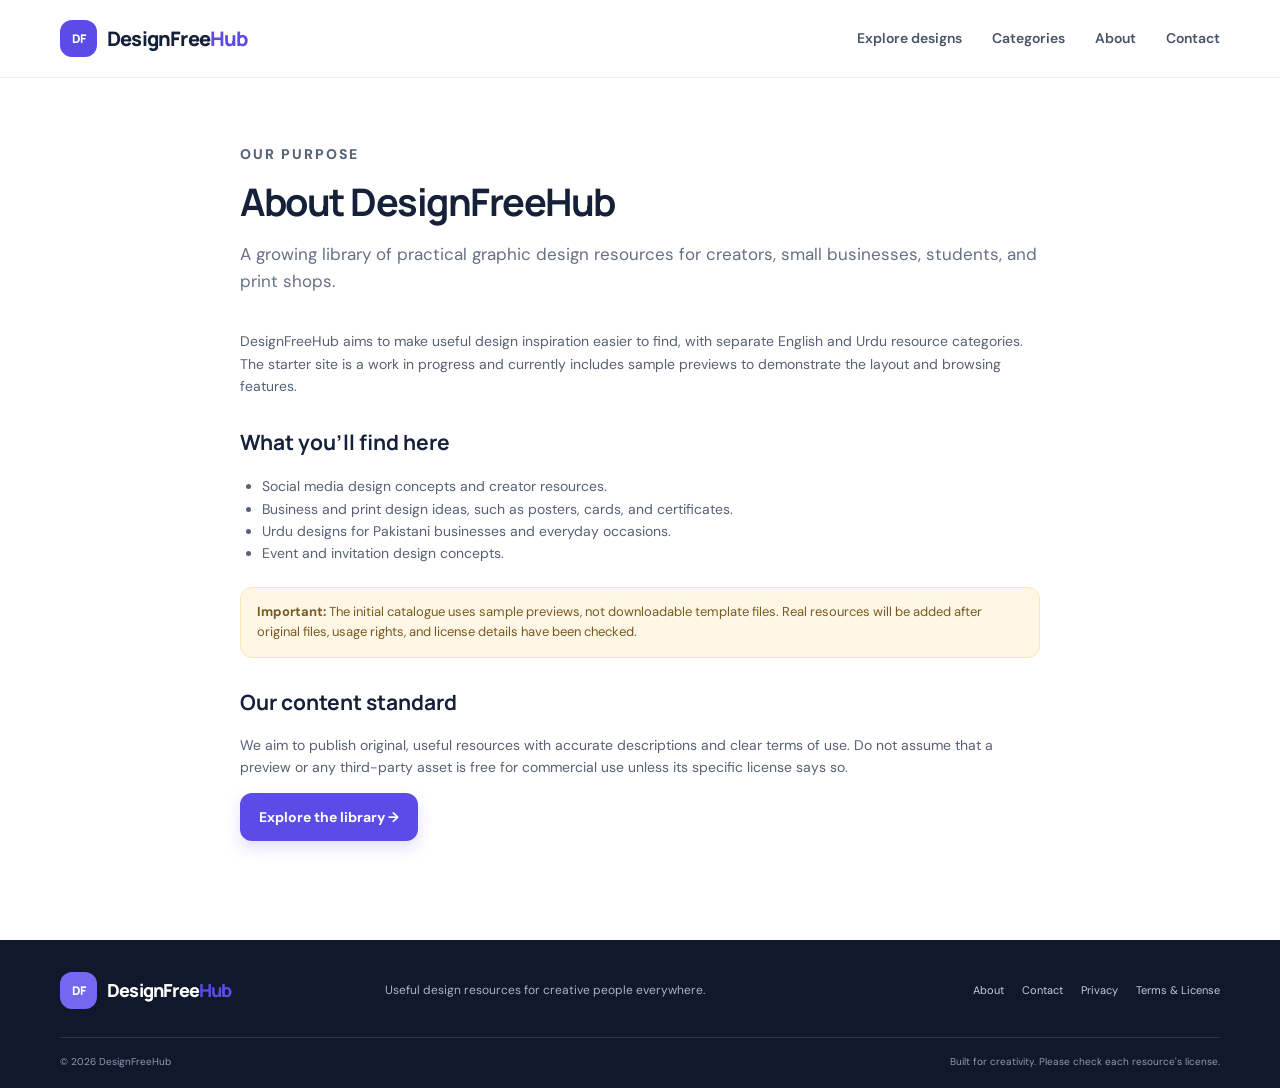
<file: about.html>
<!doctype html>
<html lang="en"><head><meta charset="utf-8"><meta name="viewport" content="width=device-width,initial-scale=1"><meta name="description" content="Learn about DesignFreeHub, a developing library of English and Urdu graphic design resources."><title>About — DesignFreeHub</title><link rel="stylesheet" href="styles.css"><link rel="icon" href="assets/images/favicon.svg" type="image/svg+xml"></head>
<body><header class="site-header"><div class="container nav-wrap"><a class="brand" href="index.html"><span class="brand-mark">DF</span><span>DesignFree<span class="brand-accent">Hub</span></span></a><button class="menu-toggle" id="menuToggle" aria-expanded="false" aria-controls="mainNav">Menu</button><nav id="mainNav" class="main-nav"><a href="index.html#resources">Explore designs</a><a href="index.html#categories">Categories</a><a href="about.html">About</a><a href="contact.html">Contact</a></nav></div></header>
<main class="content-page"><div class="container content-wrap"><p class="eyebrow">OUR PURPOSE</p><h1>About DesignFreeHub</h1><p class="lead">A growing library of practical graphic design resources for creators, small businesses, students, and print shops.</p><p>DesignFreeHub aims to make useful design inspiration easier to find, with separate English and Urdu resource categories. The starter site is a work in progress and currently includes sample previews to demonstrate the layout and browsing features.</p><h2>What you'll find here</h2><ul><li>Social media design concepts and creator resources.</li><li>Business and print design ideas, such as posters, cards, and certificates.</li><li>Urdu designs for Pakistani businesses and everyday occasions.</li><li>Event and invitation design concepts.</li></ul><div class="notice"><strong>Important:</strong> The initial catalogue uses sample previews, not downloadable template files. Real resources will be added after original files, usage rights, and license details have been checked.</div><h2>Our content standard</h2><p>We aim to publish original, useful resources with accurate descriptions and clear terms of use. Do not assume that a preview or any third-party asset is free for commercial use unless its specific license says so.</p><p><a class="button button-primary" href="index.html#resources">Explore the library →</a></p></div></main>
<footer class="site-footer"><div class="container footer-top"><a class="brand brand-footer" href="index.html"><span class="brand-mark">DF</span><span>DesignFree<span class="brand-accent">Hub</span></span></a><p>Useful design resources for creative people everywhere.</p><nav class="footer-links"><a href="about.html">About</a><a href="contact.html">Contact</a><a href="privacy.html">Privacy</a><a href="terms.html">Terms & License</a></nav></div><div class="container footer-bottom"><span>© <span id="year"></span> DesignFreeHub</span><span>Built for creativity. Please check each resource's license.</span></div></footer><script>document.getElementById('year').textContent=new Date().getFullYear();const b=document.getElementById('menuToggle'),n=document.getElementById('mainNav');b.addEventListener('click',()=>{const o=n.classList.toggle('open');b.setAttribute('aria-expanded',String(o))});</script></body></html>
</file>
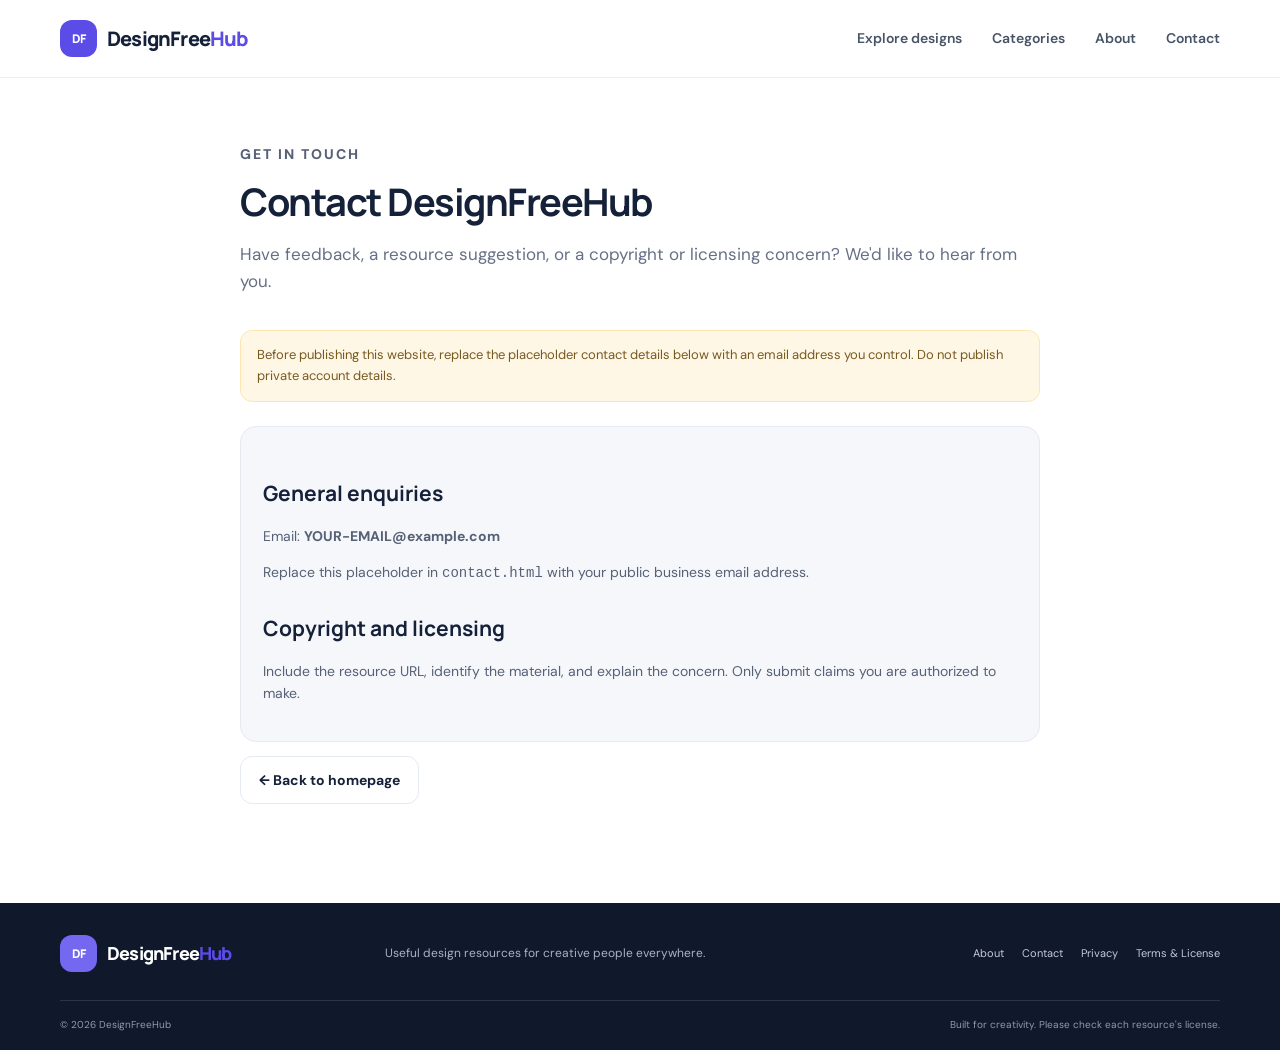
<file: contact.html>
<!doctype html>
<html lang="en"><head><meta charset="utf-8"><meta name="viewport" content="width=device-width,initial-scale=1"><meta name="description" content="Contact DesignFreeHub about design resources, copyright, licensing, and feedback."><title>Contact — DesignFreeHub</title><link rel="stylesheet" href="styles.css"><link rel="icon" href="assets/images/favicon.svg" type="image/svg+xml"></head>
<body><header class="site-header"><div class="container nav-wrap"><a class="brand" href="index.html"><span class="brand-mark">DF</span><span>DesignFree<span class="brand-accent">Hub</span></span></a><button class="menu-toggle" id="menuToggle" aria-expanded="false" aria-controls="mainNav">Menu</button><nav id="mainNav" class="main-nav"><a href="index.html#resources">Explore designs</a><a href="index.html#categories">Categories</a><a href="about.html">About</a><a href="contact.html">Contact</a></nav></div></header>
<main class="content-page"><div class="container content-wrap"><p class="eyebrow">GET IN TOUCH</p><h1>Contact DesignFreeHub</h1><p class="lead">Have feedback, a resource suggestion, or a copyright or licensing concern? We'd like to hear from you.</p><div class="notice">Before publishing this website, replace the placeholder contact details below with an email address you control. Do not publish private account details.</div><div class="contact-card"><h2>General enquiries</h2><p>Email: <strong>YOUR-EMAIL@example.com</strong></p><p>Replace this placeholder in <code>contact.html</code> with your public business email address.</p><h2>Copyright and licensing</h2><p>Include the resource URL, identify the material, and explain the concern. Only submit claims you are authorized to make.</p></div><p><a class="button button-secondary" href="index.html">← Back to homepage</a></p></div></main>
<footer class="site-footer"><div class="container footer-top"><a class="brand brand-footer" href="index.html"><span class="brand-mark">DF</span><span>DesignFree<span class="brand-accent">Hub</span></span></a><p>Useful design resources for creative people everywhere.</p><nav class="footer-links"><a href="about.html">About</a><a href="contact.html">Contact</a><a href="privacy.html">Privacy</a><a href="terms.html">Terms & License</a></nav></div><div class="container footer-bottom"><span>© <span id="year"></span> DesignFreeHub</span><span>Built for creativity. Please check each resource's license.</span></div></footer><script>document.getElementById('year').textContent=new Date().getFullYear();const b=document.getElementById('menuToggle'),n=document.getElementById('mainNav');b.addEventListener('click',()=>{const o=n.classList.toggle('open');b.setAttribute('aria-expanded',String(o))});</script></body></html>
</file>
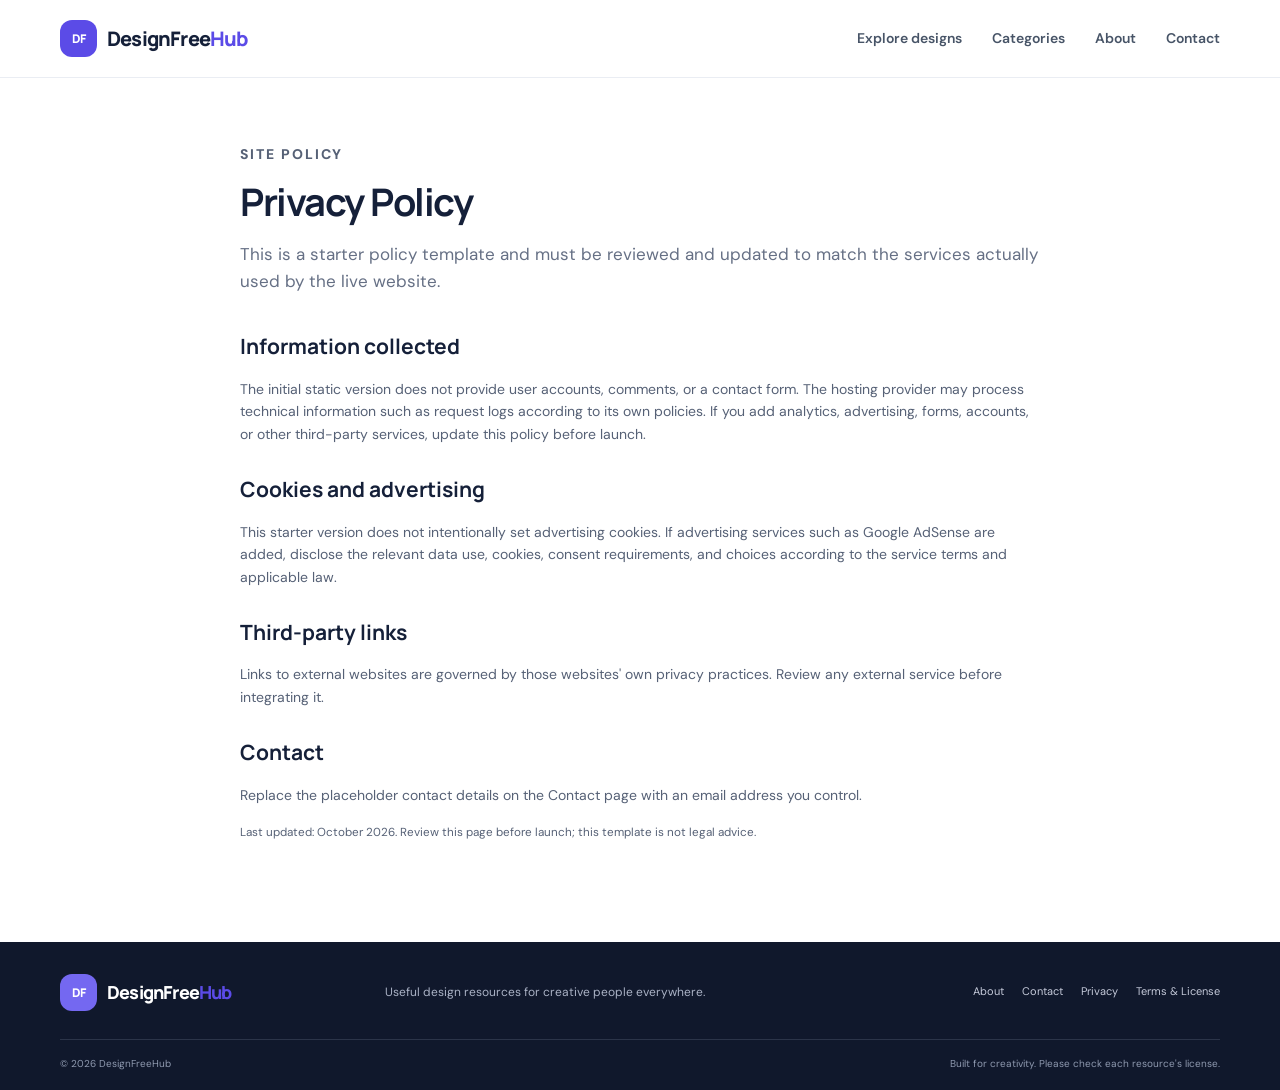
<file: privacy.html>
<!doctype html>
<html lang="en"><head><meta charset="utf-8"><meta name="viewport" content="width=device-width,initial-scale=1"><meta name="description" content="Read the DesignFreeHub privacy policy."><title>Privacy Policy — DesignFreeHub</title><link rel="stylesheet" href="styles.css"><link rel="icon" href="assets/images/favicon.svg" type="image/svg+xml"></head>
<body><header class="site-header"><div class="container nav-wrap"><a class="brand" href="index.html"><span class="brand-mark">DF</span><span>DesignFree<span class="brand-accent">Hub</span></span></a><button class="menu-toggle" id="menuToggle" aria-expanded="false" aria-controls="mainNav">Menu</button><nav id="mainNav" class="main-nav"><a href="index.html#resources">Explore designs</a><a href="index.html#categories">Categories</a><a href="about.html">About</a><a href="contact.html">Contact</a></nav></div></header>
<main class="content-page"><div class="container content-wrap"><p class="eyebrow">SITE POLICY</p><h1>Privacy Policy</h1><p class="lead">This is a starter policy template and must be reviewed and updated to match the services actually used by the live website.</p><h2>Information collected</h2><p>The initial static version does not provide user accounts, comments, or a contact form. The hosting provider may process technical information such as request logs according to its own policies. If you add analytics, advertising, forms, accounts, or other third-party services, update this policy before launch.</p><h2>Cookies and advertising</h2><p>This starter version does not intentionally set advertising cookies. If advertising services such as Google AdSense are added, disclose the relevant data use, cookies, consent requirements, and choices according to the service terms and applicable law.</p><h2>Third-party links</h2><p>Links to external websites are governed by those websites' own privacy practices. Review any external service before integrating it.</p><h2>Contact</h2><p>Replace the placeholder contact details on the Contact page with an email address you control.</p><p><small>Last updated: October 2026. Review this page before launch; this template is not legal advice.</small></p></div></main>
<footer class="site-footer"><div class="container footer-top"><a class="brand brand-footer" href="index.html"><span class="brand-mark">DF</span><span>DesignFree<span class="brand-accent">Hub</span></span></a><p>Useful design resources for creative people everywhere.</p><nav class="footer-links"><a href="about.html">About</a><a href="contact.html">Contact</a><a href="privacy.html">Privacy</a><a href="terms.html">Terms & License</a></nav></div><div class="container footer-bottom"><span>© <span id="year"></span> DesignFreeHub</span><span>Built for creativity. Please check each resource's license.</span></div></footer><script>document.getElementById('year').textContent=new Date().getFullYear();const b=document.getElementById('menuToggle'),n=document.getElementById('mainNav');b.addEventListener('click',()=>{const o=n.classList.toggle('open');b.setAttribute('aria-expanded',String(o))});</script></body></html>
</file>
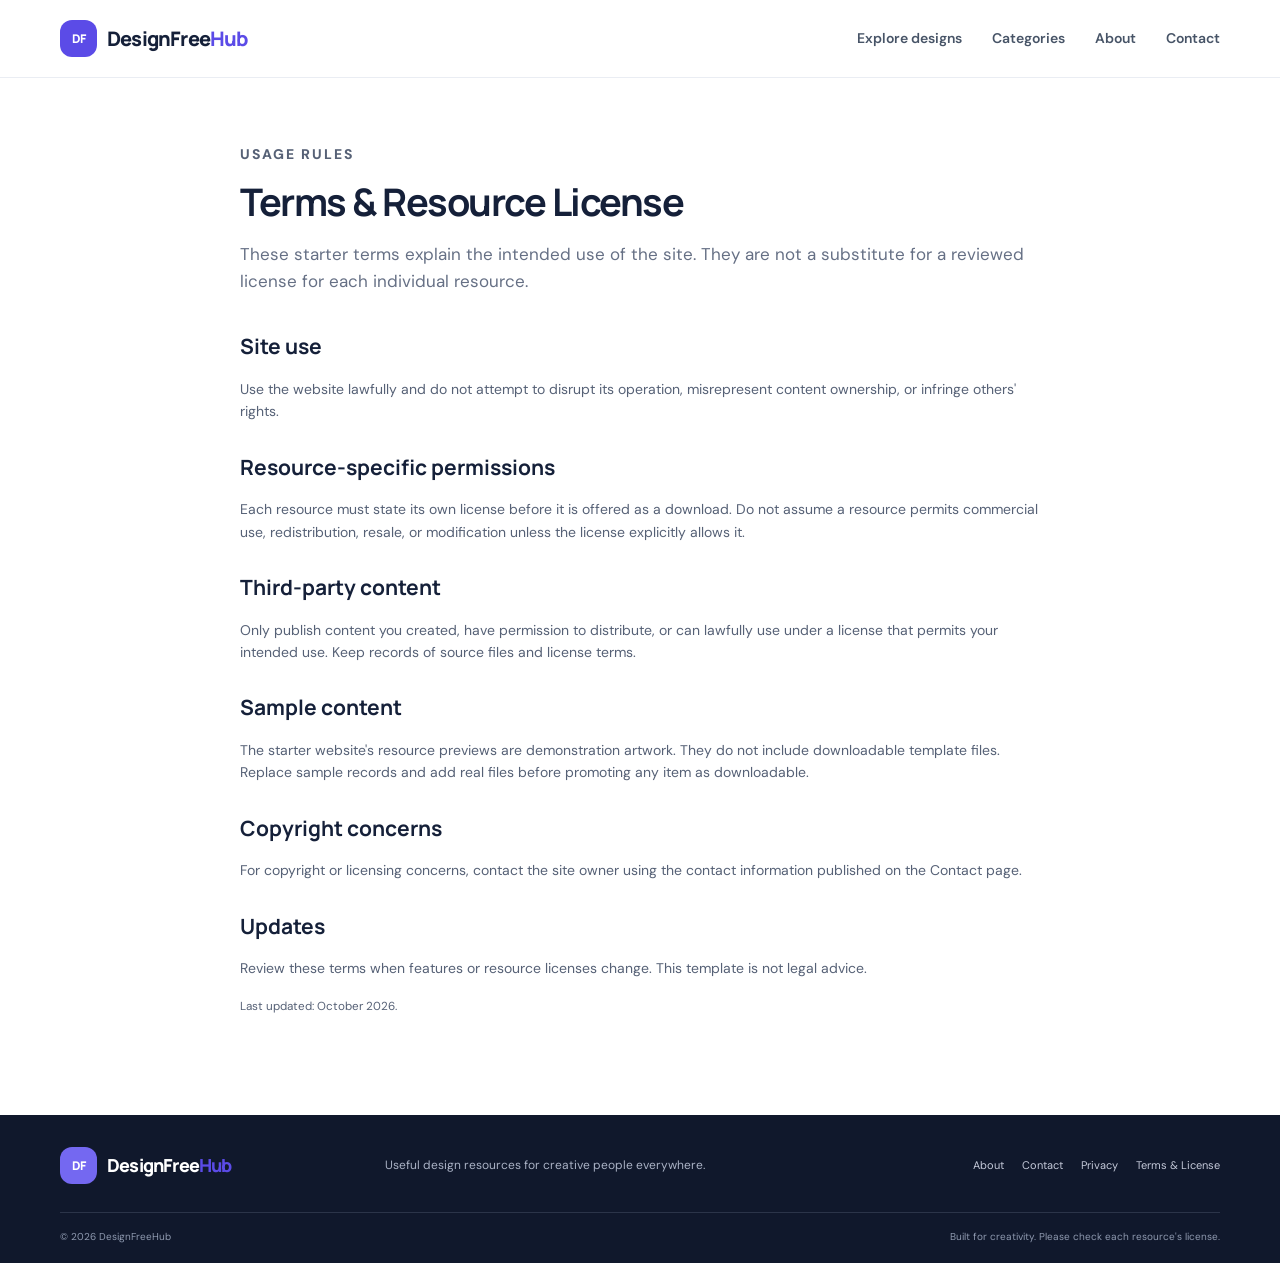
<file: terms.html>
<!doctype html>
<html lang="en"><head><meta charset="utf-8"><meta name="viewport" content="width=device-width,initial-scale=1"><meta name="description" content="Read DesignFreeHub terms and resource license information."><title>Terms & License — DesignFreeHub</title><link rel="stylesheet" href="styles.css"><link rel="icon" href="assets/images/favicon.svg" type="image/svg+xml"></head>
<body><header class="site-header"><div class="container nav-wrap"><a class="brand" href="index.html"><span class="brand-mark">DF</span><span>DesignFree<span class="brand-accent">Hub</span></span></a><button class="menu-toggle" id="menuToggle" aria-expanded="false" aria-controls="mainNav">Menu</button><nav id="mainNav" class="main-nav"><a href="index.html#resources">Explore designs</a><a href="index.html#categories">Categories</a><a href="about.html">About</a><a href="contact.html">Contact</a></nav></div></header>
<main class="content-page"><div class="container content-wrap"><p class="eyebrow">USAGE RULES</p><h1>Terms & Resource License</h1><p class="lead">These starter terms explain the intended use of the site. They are not a substitute for a reviewed license for each individual resource.</p><h2>Site use</h2><p>Use the website lawfully and do not attempt to disrupt its operation, misrepresent content ownership, or infringe others' rights.</p><h2>Resource-specific permissions</h2><p>Each resource must state its own license before it is offered as a download. Do not assume a resource permits commercial use, redistribution, resale, or modification unless the license explicitly allows it.</p><h2>Third-party content</h2><p>Only publish content you created, have permission to distribute, or can lawfully use under a license that permits your intended use. Keep records of source files and license terms.</p><h2>Sample content</h2><p>The starter website's resource previews are demonstration artwork. They do not include downloadable template files. Replace sample records and add real files before promoting any item as downloadable.</p><h2>Copyright concerns</h2><p>For copyright or licensing concerns, contact the site owner using the contact information published on the Contact page.</p><h2>Updates</h2><p>Review these terms when features or resource licenses change. This template is not legal advice.</p><p><small>Last updated: October 2026.</small></p></div></main>
<footer class="site-footer"><div class="container footer-top"><a class="brand brand-footer" href="index.html"><span class="brand-mark">DF</span><span>DesignFree<span class="brand-accent">Hub</span></span></a><p>Useful design resources for creative people everywhere.</p><nav class="footer-links"><a href="about.html">About</a><a href="contact.html">Contact</a><a href="privacy.html">Privacy</a><a href="terms.html">Terms & License</a></nav></div><div class="container footer-bottom"><span>© <span id="year"></span> DesignFreeHub</span><span>Built for creativity. Please check each resource's license.</span></div></footer><script>document.getElementById('year').textContent=new Date().getFullYear();const b=document.getElementById('menuToggle'),n=document.getElementById('mainNav');b.addEventListener('click',()=>{const o=n.classList.toggle('open');b.setAttribute('aria-expanded',String(o))});</script></body></html>
</file>
<file: styles.css>
@import url('https://fonts.googleapis.com/css2?family=DM+Sans:wght@400;500;600;700;800&family=Manrope:wght@400;500;600;700;800&display=swap');
:root{--ink:#152039;--muted:#667085;--paper:#fff;--wash:#f5f7fb;--line:#e5e9f1;--purple:#5b4be7;--purple-dark:#4635cf;--mint:#d7f6e8;--peach:#ffe5d7;--blue:#dceaff;--radius:20px;--shadow:0 12px 35px rgba(21,32,57,.08)}
*{box-sizing:border-box}html{scroll-behavior:smooth;scroll-padding-top:90px}body{margin:0;font-family:"DM Sans",Arial,sans-serif;color:var(--ink);background:var(--paper);line-height:1.6}a{color:inherit;text-decoration:none}button,input,select{font:inherit}button{cursor:pointer}.container{width:min(1160px,calc(100% - 40px));margin-inline:auto}.skip-link{position:absolute;left:-999px;top:0;background:#fff;padding:10px;z-index:99}.skip-link:focus{left:10px}.sr-only{position:absolute;width:1px;height:1px;padding:0;margin:-1px;overflow:hidden;clip:rect(0,0,0,0);white-space:nowrap;border:0}
.site-header{height:78px;background:rgba(255,255,255,.94);border-bottom:1px solid rgba(229,233,241,.8);position:sticky;top:0;z-index:20;backdrop-filter:blur(12px)}.nav-wrap{height:100%;display:flex;align-items:center;justify-content:space-between;gap:24px}.brand{display:inline-flex;align-items:center;gap:10px;font-family:Manrope,sans-serif;font-weight:800;font-size:20px;letter-spacing:-.8px;white-space:nowrap}.brand-mark{display:grid;place-items:center;width:37px;height:37px;background:var(--purple);color:#fff;border-radius:12px;font-size:12px;letter-spacing:-.5px}.brand-accent{color:var(--purple)}.main-nav{display:flex;align-items:center;gap:30px;font-size:14px;font-weight:600;color:#475467}.main-nav a:hover,.footer-links a:hover{color:var(--purple)}.menu-toggle{display:none;border:1px solid var(--line);background:#fff;border-radius:10px;padding:8px 12px}
.hero{overflow:hidden;background:radial-gradient(circle at 75% 35%,#f0edff 0,transparent 34%),linear-gradient(120deg,#fbfcff,#f7f7ff);padding:76px 0 68px}.hero-grid{display:grid;grid-template-columns:1.05fr .95fr;align-items:center;gap:50px}.eyebrow{font-size:11px;letter-spacing:2px;font-weight:800;color:var(--purple);margin:0 0 14px}.hero h1{font-family:Manrope,sans-serif;font-size:clamp(42px,5.4vw,68px);line-height:1.08;letter-spacing:-3px;margin:0;max-width:630px}.hero h1 span{color:var(--purple)}.hero-description{font-size:17px;color:var(--muted);max-width:510px;margin:23px 0 28px}.hero-actions{display:flex;flex-wrap:wrap;gap:12px}.button{display:inline-flex;align-items:center;justify-content:center;gap:10px;padding:12px 18px;border-radius:12px;border:1px solid transparent;font-size:14px;font-weight:700;transition:transform .2s,background .2s}.button:hover{transform:translateY(-2px)}.button-primary{background:var(--purple);color:#fff;box-shadow:0 7px 16px rgba(91,75,231,.18)}.button-primary:hover{background:var(--purple-dark)}.button-secondary{background:#fff;border-color:var(--line);color:var(--ink)}.button-light{background:#fff;color:var(--purple)}.hero-note{margin-top:24px;color:#667085;font-size:12px;display:flex;align-items:center;gap:8px}.status-dot{width:7px;height:7px;border-radius:50%;background:#20b978;box-shadow:0 0 0 4px #dff8eb}
.hero-art{height:360px;position:relative;display:grid;place-items:center}.art-card{position:absolute;border-radius:20px;box-shadow:0 24px 50px rgba(36,29,96,.16);overflow:hidden}.art-card-back{width:235px;height:285px;right:12%;top:26px;transform:rotate(10deg);background:#c8f4df;padding:24px}.art-label{font-size:9px;letter-spacing:2px;font-weight:800}.art-lines{height:9px;width:90px;background:#183d39;margin-top:20px;box-shadow:0 16px 0 #183d39,0 32px 0 #183d39}.art-circle{position:absolute;width:130px;height:130px;border-radius:50%;border:20px solid #f9a989;bottom:25px;right:22px}.art-card-front{width:238px;height:306px;left:15%;top:18px;transform:rotate(-7deg);background:#ffcaad;padding:21px;color:#35253d}.art-pill{font-size:9px;font-weight:800;letter-spacing:1px;border:1px solid #35253d;border-radius:30px;padding:5px 9px;display:inline-block}.art-big-type{font-family:Manrope,sans-serif;font-size:53px;font-weight:800;line-height:.91;letter-spacing:-4px;margin-top:25px}.art-big-type em{color:#fff;font-style:normal}.art-bottom{position:absolute;bottom:17px;left:20px;right:20px;display:flex;justify-content:space-between;font-size:10px;font-weight:800}.art-bottom span:last-child{font-size:22px}.art-spark{position:absolute;right:7%;bottom:18px;font-size:60px;color:var(--purple);transform:rotate(12deg)}
.trust-strip{border-bottom:1px solid var(--line);border-top:1px solid var(--line);padding:17px 0}.trust-items{display:flex;justify-content:space-between;gap:18px;flex-wrap:wrap;color:#667085;font-size:12px;font-weight:600}.section{padding:78px 0}.section-muted{background:var(--wash)}.section-heading{display:flex;align-items:end;justify-content:space-between;gap:25px;margin-bottom:28px}.section-heading h2,.promo-panel h2,.content-page h1{font-family:Manrope,sans-serif;font-size:clamp(28px,3vw,38px);line-height:1.2;letter-spacing:-1.5px;margin:0}.section-heading>p{max-width:370px;color:var(--muted);font-size:14px;margin:0 0 3px}.category-grid{display:grid;grid-template-columns:repeat(4,1fr);gap:16px}.category-card{text-align:left;position:relative;background:#fff;border:1px solid var(--line);border-radius:17px;padding:22px;min-height:174px;transition:transform .2s,box-shadow .2s,border-color .2s}.category-card:hover{transform:translateY(-4px);box-shadow:var(--shadow);border-color:#d5d0ff}.category-icon{display:grid;place-items:center;width:43px;height:43px;border-radius:13px;font-size:15px;font-weight:800;margin-bottom:18px}.icon-urdu{background:var(--mint);color:#16634a}.icon-social{background:var(--blue);color:#2655a8}.icon-business{background:var(--peach);color:#a24d27}.icon-events{background:#eee8ff;color:#5b4be7}.category-title{display:block;font-size:15px;font-weight:800}.category-subtitle{display:block;color:var(--muted);font-size:11px;margin-top:5px}.category-arrow{position:absolute;right:18px;top:18px;color:#98a2b3;font-size:18px}
.resources-heading{align-items:end}.resources-heading>div>p.section-intro{color:var(--muted);font-size:13px;margin:9px 0 0}.resource-count{font-size:12px;color:var(--muted);white-space:nowrap;padding-bottom:4px}.toolbar{display:flex;gap:10px;margin:25px 0 23px}.search-box{display:flex;align-items:center;gap:10px;flex:1;min-width:140px;background:#fff;border:1px solid var(--line);border-radius:12px;padding:0 14px;color:#98a2b3}.search-box>span{font-size:24px;line-height:1}.search-box input{width:100%;min-width:0;height:46px;border:0;outline:0;background:transparent;color:var(--ink);font-size:13px}.select-wrap select{height:48px;padding:0 35px 0 13px;border:1px solid var(--line);border-radius:12px;background:#fff;color:#475467;font-size:12px;outline-color:var(--purple);max-width:100%}.resource-grid{display:grid;grid-template-columns:repeat(4,minmax(0,1fr));gap:19px}.resource-card{background:#fff;border:1px solid var(--line);border-radius:16px;overflow:hidden;min-width:0;transition:transform .2s,box-shadow .2s}.resource-card:hover{transform:translateY(-4px);box-shadow:var(--shadow)}.resource-preview{height:190px;position:relative;display:grid;place-items:center;overflow:hidden;padding:18px}.resource-preview svg{width:100%;height:100%;max-height:170px}.resource-tag{position:absolute;top:12px;left:12px;background:rgba(255,255,255,.92);padding:5px 8px;border-radius:7px;font-size:9px;font-weight:800;letter-spacing:.4px;color:#475467}.resource-body{padding:15px}.resource-category{font-size:10px;text-transform:uppercase;letter-spacing:1px;font-weight:800;color:var(--purple);margin:0 0 7px}.resource-title{font-size:14px;font-weight:800;line-height:1.4;margin:0 0 6px}.resource-desc{font-size:11px;line-height:1.5;color:var(--muted);margin:0 0 13px;min-height:33px}.resource-meta{display:flex;align-items:center;justify-content:space-between;gap:8px;font-size:10px;color:#667085;border-top:1px solid #f0f1f5;padding-top:12px}.download-link{font-weight:800;color:var(--purple);white-space:nowrap}.download-link:hover{text-decoration:underline}.empty-state{text-align:center;padding:55px 15px}.empty-state>span{font-size:40px;color:#98a2b3}.empty-state h3{margin:8px 0}.empty-state p{color:var(--muted);font-size:13px}.library-note{margin-top:26px;padding:15px 17px;background:#fff7e6;border:1px solid #ffe5b0;border-radius:12px;font-size:12px;line-height:1.6;color:#785a20}.promo-panel{position:relative;overflow:hidden;background:var(--purple);border-radius:24px;padding:42px 46px;color:#fff;display:flex;align-items:center;justify-content:space-between;gap:30px}.promo-panel .eyebrow{color:#d6d1ff}.promo-panel h2{max-width:520px}.promo-panel p:not(.eyebrow){max-width:540px;color:#e4e1ff;font-size:13px;margin:13px 0 0}.promo-shape{position:absolute;right:20%;top:-45px;font-size:190px;color:rgba(255,255,255,.08);pointer-events:none}
.site-footer{background:#10182c;color:#fff;padding:32px 0 18px}.footer-top{display:grid;grid-template-columns:1fr 1.2fr 1.5fr;gap:24px;align-items:center}.brand-footer{color:#fff;font-size:18px}.brand-footer .brand-mark{background:#7468f1}.footer-top>p{font-size:12px;color:#aab2c5;margin:0}.footer-links{display:flex;justify-content:flex-end;gap:18px;flex-wrap:wrap;font-size:11px;color:#c5cada}.footer-bottom{display:flex;justify-content:space-between;gap:15px;border-top:1px solid #2b3449;margin-top:28px;padding-top:16px;color:#8f9ab0;font-size:10px}
.content-page{min-height:62vh;padding:65px 0 85px}.content-page .content-wrap{max-width:800px}.content-page h1{margin:0 0 16px}.content-page .lead{font-size:17px;color:var(--muted);margin:0 0 35px}.content-page h2{font-family:Manrope,sans-serif;font-size:21px;margin:28px 0 10px}.content-page p,.content-page li{color:#566176;font-size:14px}.content-page ul{padding-left:22px}.notice{padding:14px 16px;background:#fff7e6;border:1px solid #ffe5b0;border-radius:12px;color:#785a20;font-size:13px;margin:22px 0}.contact-card{padding:22px;border:1px solid var(--line);border-radius:16px;background:var(--wash);margin-top:24px}.contact-card a{color:var(--purple);font-weight:700}
@media(max-width:900px){.hero-grid{gap:15px}.hero-art{transform:scale(.9)}.category-grid,.resource-grid{grid-template-columns:repeat(2,minmax(0,1fr))}.footer-top{grid-template-columns:1fr 1fr}.footer-links{grid-column:1/-1;justify-content:flex-start}.promo-panel{padding:34px}.resource-preview{height:210px}}
@media(max-width:650px){.container{width:min(100% - 28px,1160px)}.site-header{height:68px}.brand{font-size:18px}.menu-toggle{display:block}.main-nav{display:none;position:absolute;left:14px;right:14px;top:61px;padding:14px;background:#fff;border:1px solid var(--line);border-radius:14px;box-shadow:var(--shadow);flex-direction:column;align-items:stretch;gap:0}.main-nav.open{display:flex}.main-nav a{padding:12px}.hero{padding:50px 0 40px}.hero-grid{grid-template-columns:1fr;gap:4px}.hero h1{font-size:45px;letter-spacing:-2px}.hero-description{font-size:15px;margin:18px 0 22px}.hero-art{height:285px;transform:scale(.82);transform-origin:top center;margin:5px 0 -45px}.trust-items{justify-content:flex-start;gap:10px 20px}.section{padding:55px 0}.section-heading{display:block}.section-heading>p{margin-top:12px}.category-grid{gap:10px}.category-card{padding:15px;min-height:160px}.category-icon{width:38px;height:38px;margin-bottom:13px}.category-title{font-size:13px}.category-subtitle{font-size:10px}.toolbar{flex-wrap:wrap}.search-box{flex-basis:100%}.select-wrap{flex:1}.select-wrap select{width:100%}.resource-grid{gap:11px}.resource-preview{height:150px;padding:10px}.resource-body{padding:12px}.resource-title{font-size:12px}.resource-desc{font-size:10px;min-height:45px}.resource-meta{font-size:9px;align-items:flex-start}.download-link{white-space:normal;text-align:right}.promo-panel{display:block;padding:28px 23px}.promo-panel h2{font-size:29px}.promo-panel .button{margin-top:22px}.promo-shape{right:-15px;top:5px;font-size:100px}.footer-top{grid-template-columns:1fr;gap:12px}.footer-links{grid-column:auto;gap:13px}.footer-bottom{flex-direction:column;gap:5px}.resources-heading .resource-count{display:block;margin-top:13px}}
@media(prefers-reduced-motion:reduce){*,*::before,*::after{scroll-behavior:auto!important;transition:none!important}}
</file>
